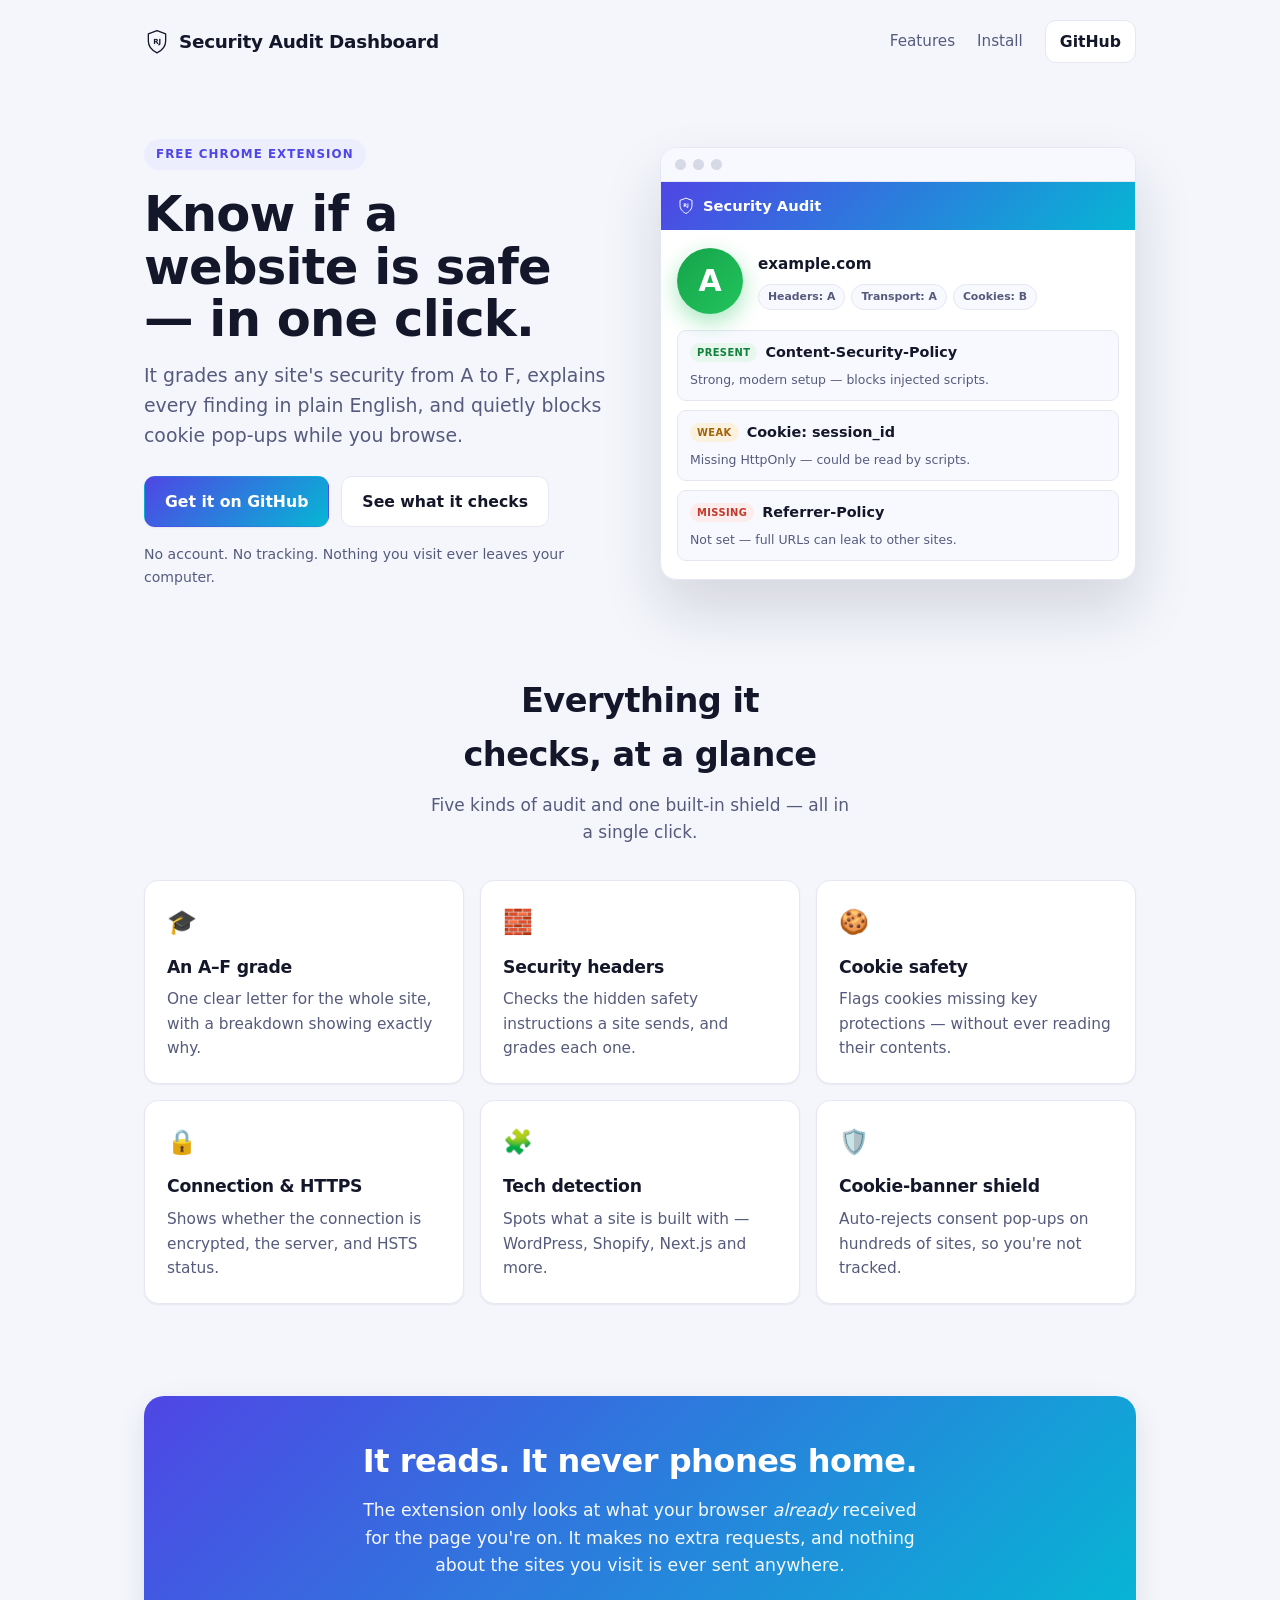
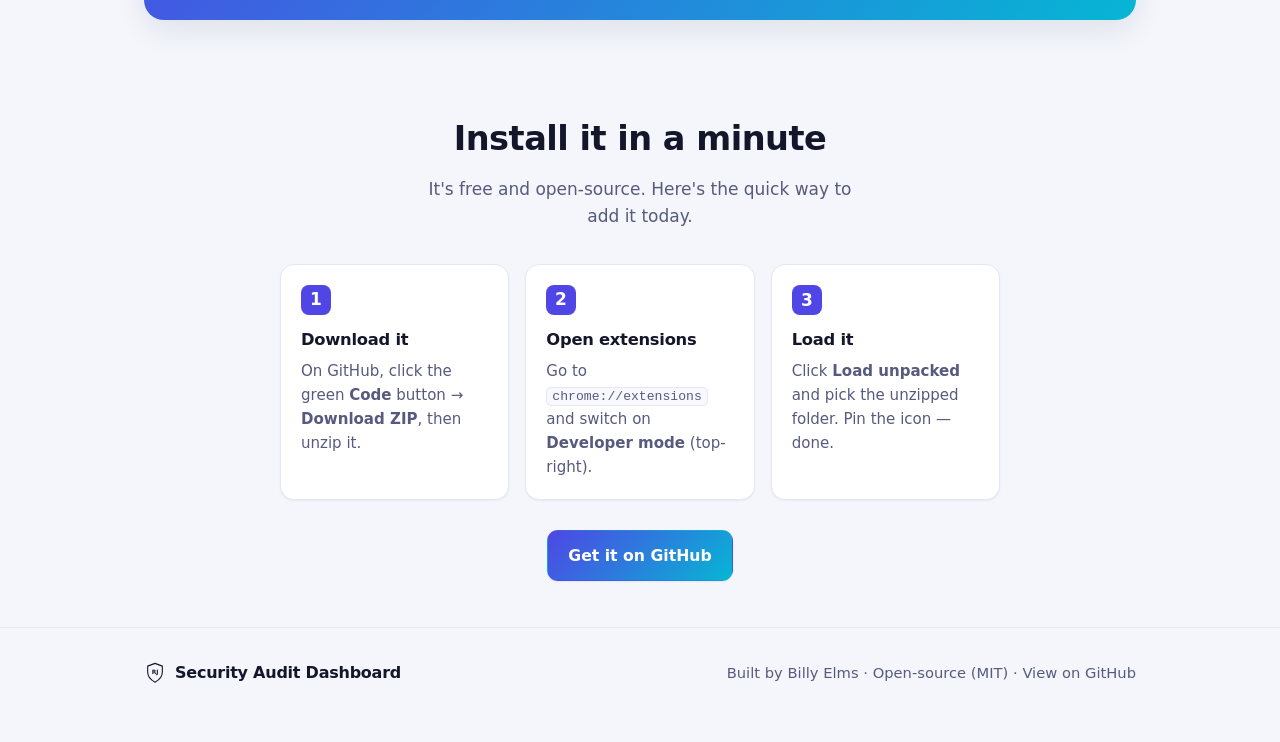
<file: docs/index.html>
<!DOCTYPE html>
<html lang="en">
<head>
<meta charset="UTF-8" />
<meta name="viewport" content="width=device-width, initial-scale=1" />
<title>Security Audit Dashboard — grade any website's security in one click</title>
<style>
  :root {
    --bg: #f4f6fc;
    --surface: #ffffff;
    --surface-2: #f8f9ff;
    --ink: #14172a;
    --ink-soft: #565b7d;
    --line: #e5e7f2;
    --accent: #4f46e5;
    --accent-2: #06b6d4;
    --accent-soft: #eceefe;
    --good: #12813c;  --good-bg: #e7f7ee;
    --warn: #a4620a;  --warn-bg: #fbf1df;
    --bad:  #c0392b;  --bad-bg:  #fdecec;
    --shadow-sm: 0 1px 2px rgba(20,23,42,.06);
    --shadow-md: 0 10px 30px rgba(20,23,42,.09);
    --shadow-lg: 0 30px 60px rgba(20,23,42,.14);
  }
  @media (prefers-color-scheme: dark) {
    :root {
      --bg: #090d1b;
      --surface: #141a2e;
      --surface-2: #10152a;
      --ink: #e9ecf7;
      --ink-soft: #a4a9c8;
      --line: #252b45;
      --accent: #8b93ff;
      --accent-2: #38cfe6;
      --accent-soft: #191f3c;
      --good: #63d38c;  --good-bg: #12331f;
      --warn: #f0c66b;  --warn-bg: #392b10;
      --bad:  #f28b82;  --bad-bg:  #3a1a1a;
      --shadow-sm: 0 1px 2px rgba(0,0,0,.4);
      --shadow-md: 0 14px 34px rgba(0,0,0,.45);
      --shadow-lg: 0 34px 70px rgba(0,0,0,.55);
    }
  }
  * { box-sizing: border-box; }
  html { scroll-behavior: smooth; }
  body {
    margin: 0; background: var(--bg); color: var(--ink);
    font-family: system-ui, -apple-system, "Segoe UI", Roboto, sans-serif;
    font-size: 17px; line-height: 1.6; -webkit-font-smoothing: antialiased;
  }
  a { color: var(--accent); }
  h1, h2, h3, .brand { font-family: ui-rounded, "SF Pro Rounded", system-ui, sans-serif; letter-spacing: -.015em; text-wrap: balance; }
  .wrap { max-width: 1040px; margin: 0 auto; padding: 0 24px; }

  /* ---- Nav ---- */
  nav { display: flex; align-items: center; justify-content: space-between; padding: 20px 0; }
  .brand { display: flex; align-items: center; gap: 9px; font-weight: 800; font-size: 1.15rem; }
  .brand .logo { font-size: 1.35rem; }
  nav .links { display: flex; align-items: center; gap: 22px; font-size: .95rem; }
  nav .links a { color: var(--ink-soft); text-decoration: none; }
  nav .links a:hover { color: var(--ink); }
  @media (max-width: 560px) { nav .links a.hide-sm { display: none; } }

  /* ---- Buttons ---- */
  .btn {
    display: inline-flex; align-items: center; gap: 8px; font: inherit; font-weight: 650;
    font-size: .98rem; padding: 12px 20px; border-radius: 11px; cursor: pointer;
    text-decoration: none; border: 1px solid transparent; transition: transform .06s, filter .15s, background .15s;
  }
  .btn:active { transform: translateY(1px); }
  .btn.primary { color: #fff; background: linear-gradient(135deg, var(--accent), var(--accent-2)); box-shadow: var(--shadow-sm); }
  .btn.primary:hover { filter: brightness(1.06); }
  .btn.ghost { color: var(--ink); background: var(--surface); border-color: var(--line); }
  .btn.ghost:hover { border-color: var(--accent); }

  /* ---- Hero ---- */
  .hero { padding: 40px 0 24px; display: grid; gap: 40px; align-items: center; }
  @media (min-width: 860px) { .hero { grid-template-columns: 1fr 1fr; padding: 56px 0 40px; } }
  .eyebrow {
    display: inline-block; font-size: .74rem; font-weight: 700; letter-spacing: .09em; text-transform: uppercase;
    color: var(--accent); background: var(--accent-soft); padding: 6px 12px; border-radius: 999px;
  }
  .hero h1 { font-size: clamp(2.1rem, 5.2vw, 3.1rem); line-height: 1.06; margin: 18px 0 14px; }
  .hero p.lead { font-size: 1.18rem; color: var(--ink-soft); margin: 0 0 26px; max-width: 42ch; }
  .hero .cta { display: flex; flex-wrap: wrap; gap: 12px; }
  .hero .tiny { margin: 16px 0 0; font-size: .88rem; color: var(--ink-soft); }

  /* ---- Product mockup (a stylised preview built in HTML/CSS) ---- */
  .shot {
    background: var(--surface); border: 1px solid var(--line); border-radius: 16px;
    box-shadow: var(--shadow-lg); overflow: hidden; transform: rotate(-1deg);
  }
  .shot .titlebar { display: flex; align-items: center; gap: 7px; padding: 11px 14px; background: var(--surface-2); border-bottom: 1px solid var(--line); }
  .shot .dot { width: 11px; height: 11px; border-radius: 50%; background: #d6d9e6; }
  .shot .bar { background: linear-gradient(135deg, var(--accent), var(--accent-2)); color: #fff; font-weight: 700; font-size: .92rem; padding: 12px 16px; display: flex; align-items: center; gap: 8px; }
  .shot .body { padding: 18px 16px; }
  .shot .top { display: flex; align-items: center; gap: 15px; margin-bottom: 16px; }
  .shot .grade {
    flex: 0 0 auto; width: 66px; height: 66px; border-radius: 50%; display: grid; place-items: center;
    font-family: ui-rounded, system-ui; font-size: 30px; font-weight: 800; color: #fff;
    background: linear-gradient(135deg, #16a34a, #22c55e); box-shadow: 0 8px 22px rgba(34,197,94,.4);
  }
  .shot .site { font-weight: 700; font-size: .95rem; }
  .shot .chips { display: flex; flex-wrap: wrap; gap: 6px; margin-top: 8px; }
  .shot .chip { font-size: .68rem; font-weight: 700; padding: 3px 9px; border-radius: 999px; background: var(--surface-2); border: 1px solid var(--line); color: var(--ink-soft); }
  .shot .row { border: 1px solid var(--line); border-radius: 9px; padding: 10px 12px; margin-top: 9px; background: var(--surface-2); }
  .shot .row .rh { display: flex; align-items: center; gap: 8px; font-weight: 650; font-size: .9rem; }
  .badge { font-size: .62rem; font-weight: 800; letter-spacing: .04em; text-transform: uppercase; padding: 2px 7px; border-radius: 999px; }
  .badge.good { background: var(--good-bg); color: var(--good); }
  .badge.warn { background: var(--warn-bg); color: var(--warn); }
  .badge.bad  { background: var(--bad-bg);  color: var(--bad); }
  .shot .row p { margin: 6px 0 0; font-size: .78rem; color: var(--ink-soft); }

  /* ---- Sections ---- */
  section { padding: 46px 0; }
  .section-head { text-align: center; max-width: 40ch; margin: 0 auto 34px; }
  .section-head h2 { font-size: clamp(1.6rem, 3.5vw, 2.1rem); margin: 0 0 10px; }
  .section-head p { color: var(--ink-soft); margin: 0; }

  .features { display: grid; gap: 16px; grid-template-columns: 1fr; }
  @media (min-width: 620px) { .features { grid-template-columns: 1fr 1fr; } }
  @media (min-width: 900px) { .features { grid-template-columns: 1fr 1fr 1fr; } }
  .feature { background: var(--surface); border: 1px solid var(--line); border-radius: 14px; padding: 22px; box-shadow: var(--shadow-sm); }
  .feature .ic { font-size: 1.5rem; }
  .feature h3 { font-size: 1.08rem; margin: 12px 0 6px; }
  .feature p { margin: 0; color: var(--ink-soft); font-size: .96rem; }

  /* ---- Privacy strip ---- */
  .privacy { background: linear-gradient(135deg, var(--accent), var(--accent-2)); color: #fff; border-radius: 20px; padding: 40px 32px; text-align: center; box-shadow: var(--shadow-md); }
  .privacy h2 { font-size: clamp(1.5rem, 3.4vw, 2rem); margin: 0 0 10px; color: #fff; }
  .privacy p { margin: 0 auto; max-width: 52ch; font-size: 1.08rem; opacity: .95; }

  /* ---- Install ---- */
  .steps { display: grid; gap: 16px; grid-template-columns: 1fr; max-width: 720px; margin: 0 auto; }
  @media (min-width: 720px) { .steps { grid-template-columns: repeat(3, 1fr); } }
  .step { background: var(--surface); border: 1px solid var(--line); border-radius: 14px; padding: 20px; box-shadow: var(--shadow-sm); }
  .step .n { display: grid; place-items: center; width: 30px; height: 30px; border-radius: 8px; background: var(--accent); color: #fff; font-weight: 800; font-family: ui-rounded, system-ui; }
  .step h3 { font-size: 1.02rem; margin: 12px 0 6px; }
  .step p { margin: 0; color: var(--ink-soft); font-size: .94rem; }
  .step code { font-family: ui-monospace, Menlo, monospace; font-size: .82rem; background: var(--surface-2); border: 1px solid var(--line); border-radius: 5px; padding: 1px 5px; }
  .install-cta { text-align: center; margin-top: 30px; }

  footer { border-top: 1px solid var(--line); padding: 32px 0 56px; color: var(--ink-soft); font-size: .92rem; }
  footer .frow { display: flex; flex-wrap: wrap; gap: 12px 24px; align-items: center; justify-content: space-between; }
  footer a { color: var(--ink-soft); text-decoration: none; }
  footer a:hover { color: var(--accent); }

  [class*="fade"] { animation: rise .5s ease both; }
  @keyframes rise { from { opacity: 0; transform: translateY(10px); } to { opacity: 1; transform: none; } }
  @media (prefers-reduced-motion: reduce) { * { animation: none !important; scroll-behavior: auto; } }
</style>
</head>
<body>

<div class="wrap">
  <nav>
    <div class="brand">
      <svg class="logo" width="26" height="26" viewBox="0 0 48 48" aria-hidden="true">
        <path d="M24 3 L40 9 V22 C40 32 33 39.5 24 44 C15 39.5 8 32 8 22 V9 Z" fill="none" stroke="currentColor" stroke-width="2.4" stroke-linejoin="round"/>
        <text x="24" y="27" text-anchor="middle" font-family="ui-rounded, system-ui" font-weight="800" font-size="13" fill="currentColor">RJ</text>
      </svg>
      Security Audit Dashboard
    </div>
    <div class="links">
      <a href="#features" class="hide-sm">Features</a>
      <a href="#install" class="hide-sm">Install</a>
      <a href="https://github.com/Elmzb/chrome-security-header-analyzer" class="btn ghost" style="padding:8px 14px">GitHub</a>
    </div>
  </nav>

  <!-- HERO -->
  <header class="hero">
    <div class="fade">
      <span class="eyebrow">Free Chrome extension</span>
      <h1>Know if a website is safe — in one click.</h1>
      <p class="lead">It grades any site's security from A to F, explains every finding in plain English, and quietly blocks cookie pop-ups while you browse.</p>
      <div class="cta">
        <a class="btn primary" href="https://github.com/Elmzb/chrome-security-header-analyzer">Get it on GitHub</a>
        <a class="btn ghost" href="#features">See what it checks</a>
      </div>
      <p class="tiny">No account. No tracking. Nothing you visit ever leaves your computer.</p>
    </div>

    <!-- Stylised product preview (built in HTML/CSS, no image needed) -->
    <div class="shot fade" aria-hidden="true">
      <div class="titlebar"><span class="dot"></span><span class="dot"></span><span class="dot"></span></div>
      <div class="bar">
        <svg width="18" height="18" viewBox="0 0 48 48" aria-hidden="true">
          <path d="M24 3 L40 9 V22 C40 32 33 39.5 24 44 C15 39.5 8 32 8 22 V9 Z" fill="none" stroke="#fff" stroke-width="2.6" stroke-linejoin="round"/>
          <text x="24" y="27" text-anchor="middle" font-family="ui-rounded, system-ui" font-weight="800" font-size="13" fill="#fff">RJ</text>
        </svg>
        Security Audit
      </div>
      <div class="body">
        <div class="top">
          <div class="grade">A</div>
          <div>
            <div class="site">example.com</div>
            <div class="chips">
              <span class="chip">Headers: A</span>
              <span class="chip">Transport: A</span>
              <span class="chip">Cookies: B</span>
            </div>
          </div>
        </div>
        <div class="row">
          <div class="rh"><span class="badge good">Present</span> Content-Security-Policy</div>
          <p>Strong, modern setup — blocks injected scripts.</p>
        </div>
        <div class="row">
          <div class="rh"><span class="badge warn">Weak</span> Cookie: session_id</div>
          <p>Missing HttpOnly — could be read by scripts.</p>
        </div>
        <div class="row">
          <div class="rh"><span class="badge bad">Missing</span> Referrer-Policy</div>
          <p>Not set — full URLs can leak to other sites.</p>
        </div>
      </div>
    </div>
  </header>

  <!-- FEATURES -->
  <section id="features">
    <div class="section-head">
      <h2>Everything it checks, at a glance</h2>
      <p>Five kinds of audit and one built-in shield — all in a single click.</p>
    </div>
    <div class="features">
      <div class="feature fade"><div class="ic">🎓</div><h3>An A–F grade</h3><p>One clear letter for the whole site, with a breakdown showing exactly why.</p></div>
      <div class="feature fade"><div class="ic">🧱</div><h3>Security headers</h3><p>Checks the hidden safety instructions a site sends, and grades each one.</p></div>
      <div class="feature fade"><div class="ic">🍪</div><h3>Cookie safety</h3><p>Flags cookies missing key protections — without ever reading their contents.</p></div>
      <div class="feature fade"><div class="ic">🔒</div><h3>Connection &amp; HTTPS</h3><p>Shows whether the connection is encrypted, the server, and HSTS status.</p></div>
      <div class="feature fade"><div class="ic">🧩</div><h3>Tech detection</h3><p>Spots what a site is built with — WordPress, Shopify, Next.js and more.</p></div>
      <div class="feature fade"><div class="ic">🛡️</div><h3>Cookie-banner shield</h3><p>Auto-rejects consent pop-ups on hundreds of sites, so you're not tracked.</p></div>
    </div>
  </section>

  <!-- PRIVACY -->
  <section>
    <div class="privacy fade">
      <h2>It reads. It never phones home.</h2>
      <p>The extension only looks at what your browser <em>already</em> received for the page you're on. It makes no extra requests, and nothing about the sites you visit is ever sent anywhere.</p>
    </div>
  </section>

  <!-- INSTALL -->
  <section id="install">
    <div class="section-head">
      <h2>Install it in a minute</h2>
      <p>It's free and open-source. Here's the quick way to add it today.</p>
    </div>
    <div class="steps">
      <div class="step fade"><div class="n">1</div><h3>Download it</h3><p>On GitHub, click the green <strong>Code</strong> button → <strong>Download ZIP</strong>, then unzip it.</p></div>
      <div class="step fade"><div class="n">2</div><h3>Open extensions</h3><p>Go to <code>chrome://extensions</code> and switch on <strong>Developer mode</strong> (top-right).</p></div>
      <div class="step fade"><div class="n">3</div><h3>Load it</h3><p>Click <strong>Load unpacked</strong> and pick the unzipped folder. Pin the icon — done.</p></div>
    </div>
    <div class="install-cta">
      <a class="btn primary" href="https://github.com/Elmzb/chrome-security-header-analyzer">Get it on GitHub</a>
    </div>
  </section>
</div>

<footer>
  <div class="wrap frow">
    <div class="brand" style="font-size:1rem;color:var(--ink)">
      <svg width="22" height="22" viewBox="0 0 48 48" aria-hidden="true">
        <path d="M24 3 L40 9 V22 C40 32 33 39.5 24 44 C15 39.5 8 32 8 22 V9 Z" fill="none" stroke="currentColor" stroke-width="2.4" stroke-linejoin="round"/>
        <text x="24" y="27" text-anchor="middle" font-family="ui-rounded, system-ui" font-weight="800" font-size="13" fill="currentColor">RJ</text>
      </svg>
      Security Audit Dashboard
    </div>
    <div>Built by Billy Elms · Open-source (MIT) · <a href="https://github.com/Elmzb/chrome-security-header-analyzer">View on GitHub</a></div>
  </div>
</footer>

</body>
</html>
</file>
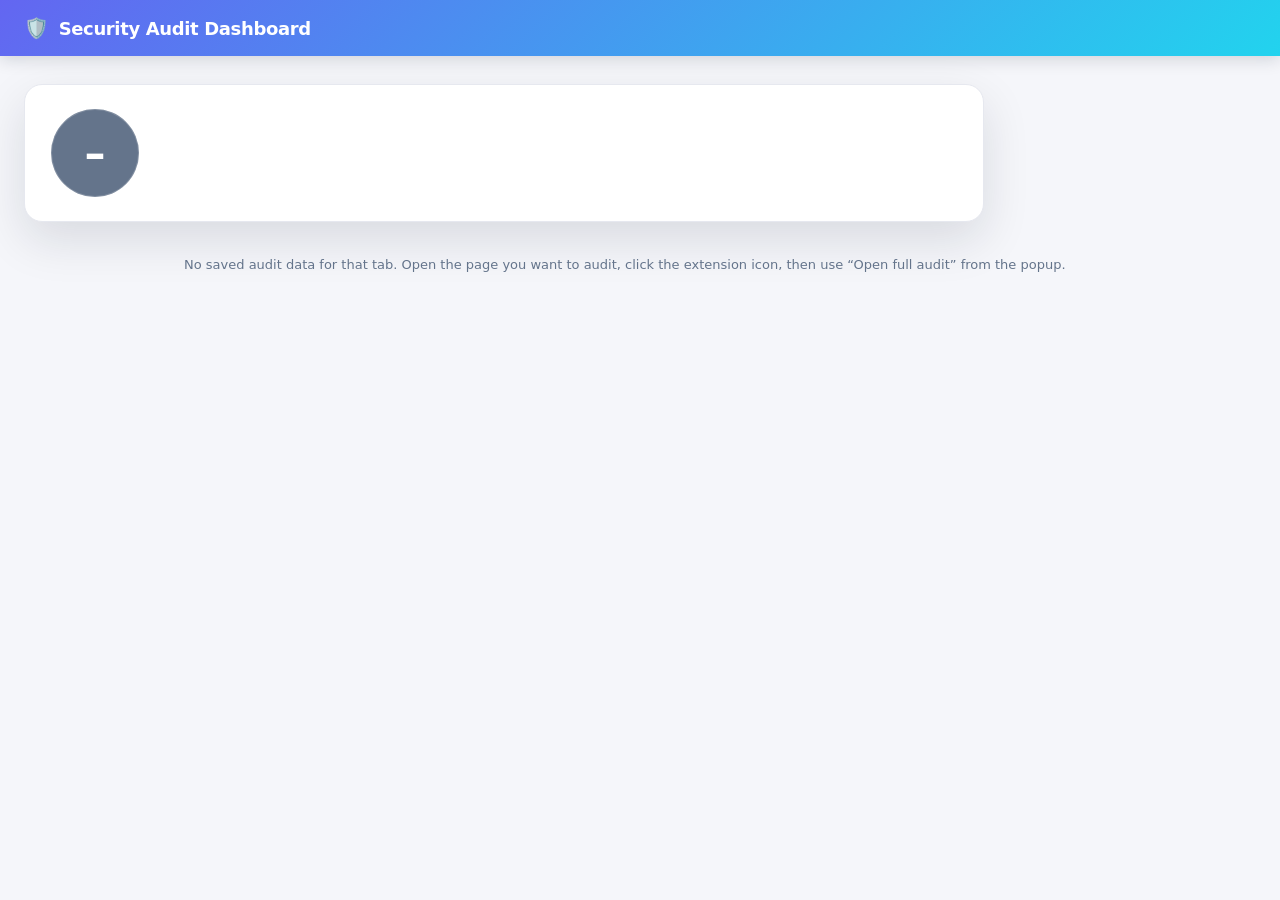
<file: dashboard.html>
<!DOCTYPE html>
<html lang="en">
<head>
  <meta charset="UTF-8" />
  <meta name="viewport" content="width=device-width, initial-scale=1" />
  <title>Security Audit</title>
  <link rel="stylesheet" href="dashboard.css" />
</head>
<body>
  <!-- Page header: title on the left, report actions on the right. -->
  <header class="page-header">
    <div class="page-title">
      <span class="logo">🛡️</span>
      <span>Security Audit Dashboard</span>
    </div>
    <div class="page-actions">
      <button id="copy" class="ghost-btn" type="button" hidden>Copy report</button>
      <button id="downloadHtml" class="ghost-btn" type="button" hidden>Download HTML</button>
      <button id="downloadJson" class="ghost-btn" type="button" hidden>Download JSON</button>
    </div>
  </header>

  <!-- The hero: big overall grade + which page we audited + a summary line.
       Hidden until we have data to show. -->
  <section id="hero" class="hero" hidden>
    <div id="grade" class="grade">–</div>
    <div class="hero-text">
      <p id="site" class="site"></p>
      <p id="meta" class="meta"></p>
      <div id="subgrades" class="subgrades"></div>
    </div>
  </section>

  <!-- Main content. Each audit area (headers, cookies, CSP, TLS, tech-stack)
       is its own <section> appended here by dashboard.js. -->
  <main id="sections" class="sections"></main>

  <!-- A status / message line for empty or error states. -->
  <p id="status" class="status" role="status" aria-live="polite">Loading audit…</p>

  <!-- Loaded as a module so it can import the shared analysis engine. -->
  <script type="module" src="dashboard.js"></script>
</body>
</html>
</file>
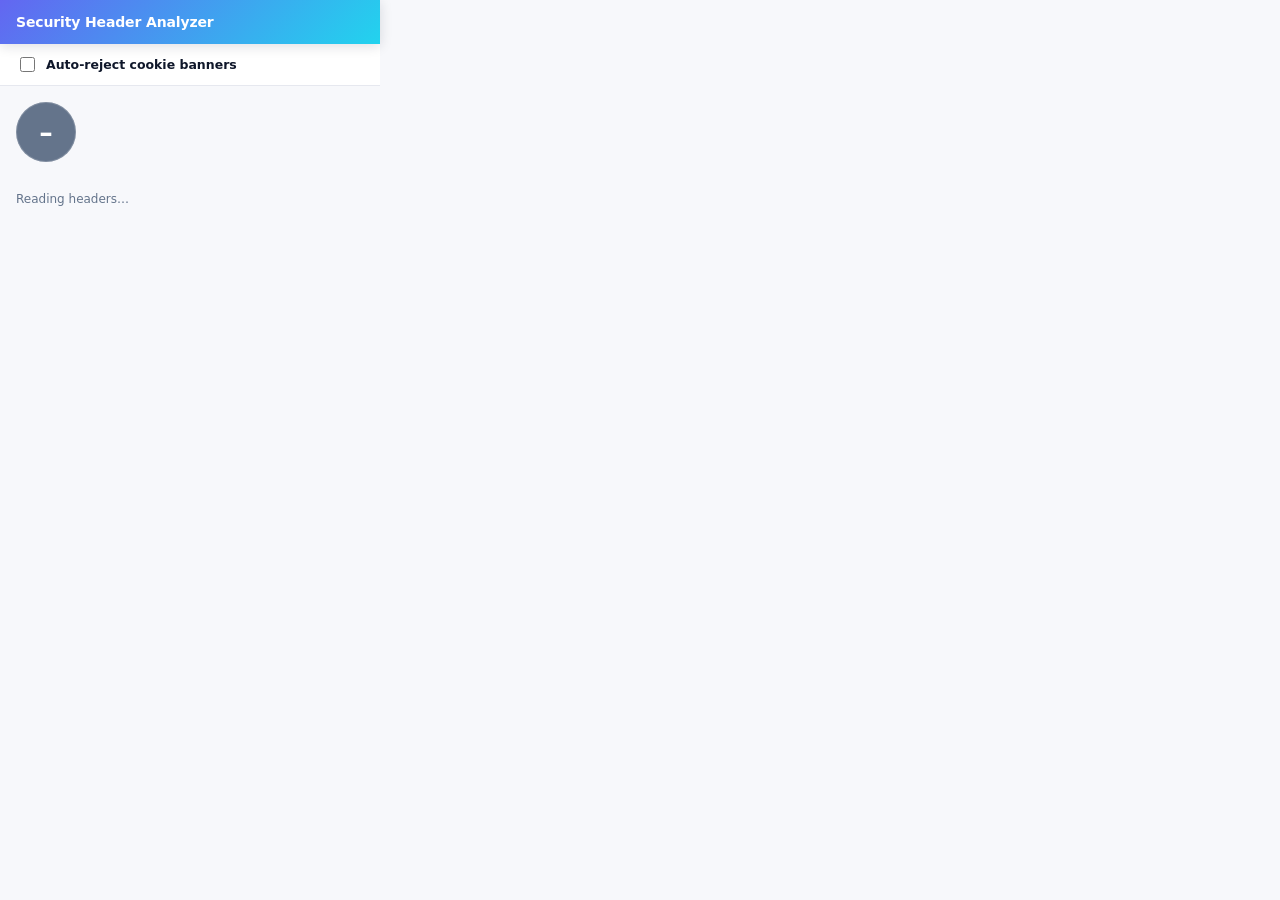
<file: popup.html>
<!DOCTYPE html>
<html lang="en">
<head>
  <meta charset="UTF-8" />
  <!-- Load our styles here; the logic (popup.js) loads at the end of the body. -->
  <link rel="stylesheet" href="popup.css" />
</head>
<body>
  <!-- Top bar: the tool name, and buttons to copy a text report or open the
       full-page dashboard. Both stay hidden until we have a report to show. -->
  <header class="topbar">
    <span class="topbar-title">Security Header Analyzer</span>
    <div class="topbar-actions">
      <button id="copy" class="ghost-btn" type="button" hidden>Copy report</button>
      <button id="open" class="ghost-btn" type="button" hidden>Open full audit ↗</button>
    </div>
  </header>

  <!-- Shield control: auto-reject cookie banners, plus a line saying what the
       auto-rejecter did on the current page. -->
  <div class="prefs">
    <label class="switch">
      <input type="checkbox" id="autoReject" />
      <span class="switch-label">Auto-reject cookie banners</span>
    </label>
    <p id="consentStatus" class="consent-status" hidden></p>
  </div>

  <!-- Overview: the big letter grade + which page we looked at. Hidden until
       we actually have a report to show. -->
  <section id="overview" class="overview" hidden>
    <div id="grade" class="grade">–</div>
    <div class="overview-text">
      <p id="site" class="site"></p>
      <p id="meta" class="meta"></p>
    </div>
  </section>

  <!-- The results list. popup.js builds one card here per header. -->
  <ul id="results" class="results"></ul>

  <!-- A status / message line. "role=status" + "aria-live" means screen readers
       announce updates here. -->
  <p id="status" class="status" role="status" aria-live="polite">Reading headers…</p>

  <!-- Action buttons (e.g. a Reload button when we have no data yet). -->
  <div id="actions" class="actions" hidden></div>

  <!--
    Load the script as a MODULE (type="module") so it can `import` the shared
    analysis engine from analysis.js. Modules also run after the page is parsed,
    so every element above already exists when the script looks for it.
  -->
  <script type="module" src="popup.js"></script>
</body>
</html>
</file>
<file: dashboard.css>
/* dashboard.css — the full-page audit. Same clean "security dashboard" theme
   as the popup, scaled up for a wide browser tab: a gradient header, a hero
   panel with a glowing letter grade, and elevated section cards.
   Colors are variables so light/dark mode just swaps the palette. */

:root {
  --bg: #f5f6fa;
  --surface: #ffffff;
  --surface-2: #fbfcfe;
  --fg: #0f172a;
  --muted: #64748b;
  --border: #e6e8ef;
  --value-bg: #f1f3f9;
  --value-fg: #334155;

  --present-bg: #e7f7ee; --present-fg: #12813c;
  --covered-bg: #e7f7ee; --covered-fg: #12813c;
  --weak-bg:    #fdf1e1; --weak-fg:    #b45309;
  --missing-bg: #fdecec; --missing-fg: #c62f2f;

  --accent: #6366f1;
  --accent-2: #22d3ee;
  --accent-soft: #eceefe;
  --hover-border: #c9ccf6;

  --good: #12813c;
  --bad: #c62f2f;
  --tip: #64748b;

  --shadow-sm: 0 1px 2px rgba(15, 23, 42, 0.06);
  --shadow-md: 0 8px 24px rgba(15, 23, 42, 0.08);
  --shadow-lg: 0 18px 48px rgba(15, 23, 42, 0.12);
  --radius: 14px;

  --glow: transparent; /* soft background glow, only lit in dark mode */
}

@media (prefers-color-scheme: dark) {
  :root {
    --bg: #0a0f1d;
    --surface: #141b2d;
    --surface-2: #101728;
    --fg: #e8ecf4;
    --muted: #93a1b8;
    --border: #243049;
    --value-bg: #0d1424;
    --value-fg: #cbd5e1;

    --present-bg: #10331f; --present-fg: #4ade80;
    --covered-bg: #10331f; --covered-fg: #4ade80;
    --weak-bg:    #3a2a0e; --weak-fg:    #fbbf24;
    --missing-bg: #3a1717; --missing-fg: #f87171;

    --accent: #818cf8;
    --accent-2: #22d3ee;
    --accent-soft: #1b2340;
    --hover-border: #3b4576;

    --good: #4ade80;
    --bad: #f87171;
    --tip: #93a1b8;

    --shadow-sm: 0 1px 2px rgba(0, 0, 0, 0.4);
    --shadow-md: 0 12px 28px rgba(0, 0, 0, 0.4);
    --shadow-lg: 0 24px 60px rgba(0, 0, 0, 0.5);

    --glow: rgba(99, 102, 241, 0.14);
  }
}

* { box-sizing: border-box; }

body {
  margin: 0;
  padding: 0 0 56px;
  font-family: system-ui, -apple-system, "Segoe UI", Roboto, sans-serif;
  color: var(--fg);
  /* A soft accent glow at the top (invisible in light mode). */
  background:
    radial-gradient(1200px 420px at 50% -120px, var(--glow), transparent),
    var(--bg);
  background-attachment: fixed;
  -webkit-font-smoothing: antialiased;
}

/* ---- Page header (sticky, gradient underline) ----------------------------- */
.page-header {
  position: sticky;
  top: 0;
  z-index: 3;
  display: flex;
  align-items: center;
  justify-content: space-between;
  gap: 12px;
  padding: 16px 24px;
  /* Bold gradient banner across the top of the dashboard. */
  background: linear-gradient(135deg, var(--accent), var(--accent-2));
  box-shadow: 0 3px 16px rgba(15, 23, 42, 0.16);
}
.page-title { display: flex; align-items: center; gap: 10px; font-size: 18px; font-weight: 800; letter-spacing: -0.02em; color: #ffffff; }
.page-title .logo { font-size: 20px; }
.page-actions { display: flex; gap: 8px; }

/* ---- Buttons -------------------------------------------------------------- */
/* Ghost buttons sit on the gradient header, so they're white-on-translucent. */
.ghost-btn {
  font: inherit;
  font-size: 13px;
  font-weight: 600;
  color: #ffffff;
  background: rgba(255, 255, 255, 0.16);
  border: 1px solid rgba(255, 255, 255, 0.45);
  border-radius: 9px;
  padding: 7px 13px;
  cursor: pointer;
  transition: background 0.15s, transform 0.05s;
}
.ghost-btn:hover { background: rgba(255, 255, 255, 0.28); }
.ghost-btn:active { transform: translateY(1px); }

/* ---- Centered reading column --------------------------------------------- */
.hero,
.sections,
.status { max-width: 960px; margin-left: auto; margin-right: auto; }

/* ---- Hero panel (grade + site) ------------------------------------------- */
.hero {
  display: flex;
  align-items: center;
  gap: 22px;
  margin: 28px 24px 8px;
  padding: 24px 26px;
  background: var(--surface);
  border: 1px solid var(--border);
  border-radius: 18px;
  box-shadow: var(--shadow-lg);
}

/* Big letter grade, gradient + glow set per grade in JS. */
.grade {
  flex: 0 0 auto;
  width: 88px;
  height: 88px;
  border-radius: 50%;
  display: flex;
  align-items: center;
  justify-content: center;
  font-size: 42px;
  font-weight: 800;
  color: #ffffff;
  background: var(--muted);
  box-shadow: inset 0 0 0 1px rgba(255, 255, 255, 0.18);
}
.grade.grade-a { background: linear-gradient(135deg, #16a34a, #22c55e); box-shadow: 0 10px 28px rgba(34, 197, 94, 0.45),  inset 0 0 0 1px rgba(255,255,255,0.22); }
.grade.grade-b { background: linear-gradient(135deg, #4d9a1e, #84cc16); box-shadow: 0 10px 28px rgba(132, 204, 22, 0.42), inset 0 0 0 1px rgba(255,255,255,0.22); }
.grade.grade-c { background: linear-gradient(135deg, #ca8a04, #eab308); box-shadow: 0 10px 28px rgba(234, 179, 8, 0.42),  inset 0 0 0 1px rgba(255,255,255,0.22); }
.grade.grade-d { background: linear-gradient(135deg, #ea580c, #f97316); box-shadow: 0 10px 28px rgba(249, 115, 22, 0.42), inset 0 0 0 1px rgba(255,255,255,0.22); }
.grade.grade-f { background: linear-gradient(135deg, #dc2626, #ef4444); box-shadow: 0 10px 28px rgba(239, 68, 68, 0.45),  inset 0 0 0 1px rgba(255,255,255,0.22); }

.hero-text { min-width: 0; }
.site { font-size: 17px; font-weight: 700; margin: 0 0 5px; word-break: break-all; letter-spacing: -0.01em; }
.meta { font-size: 13px; color: var(--muted); margin: 0; }

/* Per-dimension grade chips under the site line. Each gets a colored dot via
   its grade-* class. */
.subgrades { display: flex; flex-wrap: wrap; gap: 8px; margin-top: 12px; }
.subgrade {
  display: inline-flex;
  align-items: center;
  gap: 6px;
  font-size: 12px;
  font-weight: 600;
  padding: 4px 11px;
  border: 1px solid var(--border);
  border-radius: 999px;
  background: var(--surface-2);
}
.subgrade::before {
  content: "";
  width: 9px; height: 9px; border-radius: 50%;
  background: var(--muted);
}
.subgrade.grade-a::before { background: #16a34a; }
.subgrade.grade-b::before { background: #4d9a1e; }
.subgrade.grade-c::before { background: #ca8a04; }
.subgrade.grade-d::before { background: #ea580c; }
.subgrade.grade-f::before { background: #c0392b; }

/* ---- Sections ------------------------------------------------------------- */
.sections { padding: 12px 24px 0; }

.section {
  background: var(--surface);
  border: 1px solid var(--border);
  border-radius: var(--radius);
  padding: 20px 22px;
  margin-bottom: 20px;
  box-shadow: var(--shadow-md);
  animation: rise 0.28s ease both;
}
@keyframes rise {
  from { opacity: 0; transform: translateY(6px); }
  to   { opacity: 1; transform: none; }
}

/* A little accent dot before each section title. */
.section-title {
  display: flex;
  align-items: center;
  gap: 9px;
  font-size: 16px;
  font-weight: 750;
  letter-spacing: -0.01em;
  margin: 0 0 4px;
}
.section-title::before {
  content: "";
  width: 9px; height: 9px; border-radius: 50%;
  background: linear-gradient(135deg, var(--accent), var(--accent-2));
  box-shadow: 0 0 0 3px var(--accent-soft);
}
.section-subtitle { font-size: 13px; color: var(--muted); margin: 0 0 16px; line-height: 1.5; }

/* ---- Card grid ------------------------------------------------------------ */
.cards {
  list-style: none;
  margin: 0;
  padding: 0;
  display: grid;
  grid-template-columns: repeat(auto-fill, minmax(400px, 1fr));
  gap: 12px;
}
.result {
  border: 1px solid var(--border);
  border-radius: 12px;
  padding: 13px 15px;
  background: var(--surface-2);
  box-shadow: var(--shadow-sm);
  transition: box-shadow 0.15s, transform 0.08s, border-color 0.15s;
}
.result:hover {
  box-shadow: var(--shadow-md);
  border-color: var(--hover-border);
  transform: translateY(-2px);
}

.result-head { display: flex; align-items: center; gap: 8px; font-weight: 700; font-size: 14px; }
.result-name { flex: 1; min-width: 0; }

.badge {
  font-size: 10px;
  font-weight: 800;
  letter-spacing: 0.04em;
  text-transform: uppercase;
  padding: 3px 9px;
  border-radius: 999px;
  white-space: nowrap;
}
.badge.present { background: var(--present-bg); color: var(--present-fg); }
.badge.covered { background: var(--covered-bg); color: var(--covered-fg); }
.badge.weak    { background: var(--weak-bg);    color: var(--weak-fg); }
.badge.missing { background: var(--missing-bg); color: var(--missing-fg); }

.result-desc { font-size: 12.5px; color: var(--muted); margin: 9px 0 0; line-height: 1.5; }

.result-value {
  font-family: ui-monospace, SFMono-Regular, Menlo, Consolas, monospace;
  font-size: 11px;
  color: var(--value-fg);
  background: var(--value-bg);
  border: 1px solid var(--border);
  border-radius: 8px;
  padding: 8px 10px;
  margin: 9px 0 0;
  word-break: break-all;
  white-space: pre-wrap;
  max-height: 150px;
  overflow: auto;
}

.notes { list-style: none; margin: 9px 0 0; padding: 0; }
.note { font-size: 12px; line-height: 1.5; margin: 4px 0 0; padding-left: 18px; text-indent: -18px; }
.note::before { display: inline-block; width: 18px; text-indent: 0; font-weight: 700; }
.note.good { color: var(--good); } .note.good::before { content: "✓ "; }
.note.bad  { color: var(--bad); }  .note.bad::before  { content: "✕ "; }
.note.tip  { color: var(--tip); }  .note.tip::before  { content: "→ "; }

.learn-more { display: inline-block; font-size: 11.5px; font-weight: 600; margin-top: 11px; color: var(--accent); text-decoration: none; }
.learn-more:hover { text-decoration: underline; }

/* ---- Key–value list (Connection & Transport Security) --------------------- */
.kv { list-style: none; margin: 0; padding: 0; display: grid; gap: 11px; }
.kv-row { display: flex; align-items: baseline; gap: 14px; }
.kv-label { flex: 0 0 150px; font-size: 12.5px; font-weight: 600; color: var(--muted); }
.kv-value { font-size: 13.5px; font-weight: 600; word-break: break-word; }
.kv-value.good { color: var(--good); }
.kv-value.bad  { color: var(--bad); }
.kv-value.tip  { color: var(--weak-fg); }
.kv-value.info { color: var(--fg); }

/* ---- Status line ---------------------------------------------------------- */
.status { font-size: 13px; color: var(--muted); padding: 0 24px; line-height: 1.5; }
</file>
<file: popup.css>
/* popup.css — the compact popup. Clean, modern "security dashboard" look.
   Every color is a CSS variable, so switching to dark mode just swaps the
   palette below and the rest of the stylesheet follows automatically.
   (No color-mix() etc. is used, to stay compatible with older Chrome.) */

:root {
  --bg: #f7f8fb;
  --surface: #ffffff;
  --fg: #0f172a;
  --muted: #64748b;
  --border: #e6e8ef;
  --value-bg: #f1f3f9;
  --value-fg: #334155;

  --present-bg: #e7f7ee; --present-fg: #12813c;
  --covered-bg: #e7f7ee; --covered-fg: #12813c;
  --weak-bg:    #fdf1e1; --weak-fg:    #b45309;
  --missing-bg: #fdecec; --missing-fg: #c62f2f;

  --accent: #6366f1;         /* indigo */
  --accent-2: #22d3ee;       /* cyan — used for gradients */
  --accent-soft: #eceefe;    /* faint accent fill for hovers */
  --hover-border: #c9ccf6;

  --good: #12813c;
  --bad: #c62f2f;
  --tip: #64748b;

  --shadow-sm: 0 1px 2px rgba(15, 23, 42, 0.06);
  --shadow-md: 0 6px 18px rgba(15, 23, 42, 0.09);
  --radius: 12px;
}

@media (prefers-color-scheme: dark) {
  :root {
    --bg: #0b1120;
    --surface: #141b2d;
    --fg: #e8ecf4;
    --muted: #93a1b8;
    --border: #243049;
    --value-bg: #0e1526;
    --value-fg: #cbd5e1;

    --present-bg: #10331f; --present-fg: #4ade80;
    --covered-bg: #10331f; --covered-fg: #4ade80;
    --weak-bg:    #3a2a0e; --weak-fg:    #fbbf24;
    --missing-bg: #3a1717; --missing-fg: #f87171;

    --accent: #818cf8;
    --accent-2: #22d3ee;
    --accent-soft: #1b2340;
    --hover-border: #3b4576;

    --good: #4ade80;
    --bad: #f87171;
    --tip: #93a1b8;

    --shadow-sm: 0 1px 2px rgba(0, 0, 0, 0.4);
    --shadow-md: 0 10px 26px rgba(0, 0, 0, 0.45);
  }
}

* { box-sizing: border-box; }

body {
  width: 380px;
  margin: 0;
  padding: 0 0 14px;
  font-family: system-ui, -apple-system, "Segoe UI", Roboto, sans-serif;
  color: var(--fg);
  background: var(--bg);
  -webkit-font-smoothing: antialiased;
}

/* ---- Top bar (with a subtle gradient underline) --------------------------- */
.topbar {
  position: sticky;
  top: 0;
  z-index: 2;
  display: flex;
  align-items: center;
  justify-content: space-between;
  gap: 8px;
  padding: 14px 16px;
  /* Bold gradient banner — the unmistakable "epic" touch. */
  background: linear-gradient(135deg, var(--accent), var(--accent-2));
  box-shadow: 0 2px 12px rgba(15, 23, 42, 0.14);
}
.topbar-title { font-size: 14px; font-weight: 700; letter-spacing: -0.01em; color: #ffffff; }
.topbar-actions { display: flex; gap: 6px; }

/* ---- Buttons -------------------------------------------------------------- */
/* Ghost buttons sit on the gradient header, so they're white-on-translucent. */
.ghost-btn {
  font: inherit;
  font-size: 12px;
  font-weight: 600;
  color: #ffffff;
  background: rgba(255, 255, 255, 0.16);
  border: 1px solid rgba(255, 255, 255, 0.45);
  border-radius: 8px;
  padding: 5px 10px;
  cursor: pointer;
  transition: background 0.15s, transform 0.05s;
}
.ghost-btn:hover { background: rgba(255, 255, 255, 0.28); }
.ghost-btn:active { transform: translateY(1px); }

.primary-btn {
  font: inherit;
  font-size: 13px;
  font-weight: 600;
  color: #ffffff;
  background: linear-gradient(135deg, var(--accent), var(--accent-2));
  border: none;
  border-radius: 10px;
  padding: 11px 14px;
  cursor: pointer;
  width: 100%;
  box-shadow: var(--shadow-sm);
  transition: filter 0.15s, transform 0.05s;
}
.primary-btn:hover { filter: brightness(1.06); }
.primary-btn:active { transform: translateY(1px); }
.primary-btn:disabled { opacity: 0.6; cursor: default; filter: none; }

/* ---- Shield preferences row ----------------------------------------------- */
.prefs {
  padding: 10px 16px;
  border-bottom: 1px solid var(--border);
  background: var(--surface);
}
.switch { display: flex; align-items: center; gap: 8px; cursor: pointer; }
.switch input { width: 15px; height: 15px; accent-color: var(--accent); cursor: pointer; }
.switch-label { font-size: 12.5px; font-weight: 600; }
.consent-status { font-size: 11px; color: var(--present-fg); margin: 6px 0 0; }

/* ---- Overview (grade + site) --------------------------------------------- */
.overview {
  display: flex;
  align-items: center;
  gap: 14px;
  padding: 16px;
}

/* The big round letter grade. A gradient + soft glow set per grade in JS. */
.grade {
  flex: 0 0 auto;
  width: 60px;
  height: 60px;
  border-radius: 50%;
  display: flex;
  align-items: center;
  justify-content: center;
  font-size: 27px;
  font-weight: 800;
  color: #ffffff;
  background: var(--muted);
  box-shadow: inset 0 0 0 1px rgba(255, 255, 255, 0.18);
}
.grade.grade-a { background: linear-gradient(135deg, #16a34a, #22c55e); box-shadow: 0 6px 18px rgba(34, 197, 94, 0.40),  inset 0 0 0 1px rgba(255,255,255,0.2); }
.grade.grade-b { background: linear-gradient(135deg, #4d9a1e, #84cc16); box-shadow: 0 6px 18px rgba(132, 204, 22, 0.38), inset 0 0 0 1px rgba(255,255,255,0.2); }
.grade.grade-c { background: linear-gradient(135deg, #ca8a04, #eab308); box-shadow: 0 6px 18px rgba(234, 179, 8, 0.38),  inset 0 0 0 1px rgba(255,255,255,0.2); }
.grade.grade-d { background: linear-gradient(135deg, #ea580c, #f97316); box-shadow: 0 6px 18px rgba(249, 115, 22, 0.38), inset 0 0 0 1px rgba(255,255,255,0.2); }
.grade.grade-f { background: linear-gradient(135deg, #dc2626, #ef4444); box-shadow: 0 6px 18px rgba(239, 68, 68, 0.40),  inset 0 0 0 1px rgba(255,255,255,0.2); }

.overview-text { min-width: 0; }
.site { font-size: 12.5px; font-weight: 700; margin: 0 0 3px; word-break: break-all; letter-spacing: -0.01em; }
.meta { font-size: 11px; color: var(--muted); margin: 0; }

/* ---- Results -------------------------------------------------------------- */
.results { list-style: none; margin: 0; padding: 0 16px; }

.result {
  border: 1px solid var(--border);
  border-radius: var(--radius);
  padding: 11px 13px;
  margin-bottom: 9px;
  background: var(--surface);
  box-shadow: var(--shadow-sm);
  transition: box-shadow 0.15s, transform 0.08s, border-color 0.15s;
}
.result:hover {
  box-shadow: var(--shadow-md);
  border-color: var(--hover-border);
  transform: translateY(-1px);
}

.result-head { display: flex; align-items: center; gap: 8px; font-weight: 650; font-size: 13px; }
.result-name { flex: 1; min-width: 0; }

.badge {
  font-size: 9.5px;
  font-weight: 800;
  letter-spacing: 0.04em;
  text-transform: uppercase;
  padding: 3px 8px;
  border-radius: 999px;
  white-space: nowrap;
}
.badge.present { background: var(--present-bg); color: var(--present-fg); }
.badge.covered { background: var(--covered-bg); color: var(--covered-fg); }
.badge.weak    { background: var(--weak-bg);    color: var(--weak-fg); }
.badge.missing { background: var(--missing-bg); color: var(--missing-fg); }

.result-desc { font-size: 12px; color: var(--muted); margin: 7px 0 0; line-height: 1.5; }

.result-value {
  font-family: ui-monospace, SFMono-Regular, Menlo, Consolas, monospace;
  font-size: 11px;
  color: var(--value-fg);
  background: var(--value-bg);
  border: 1px solid var(--border);
  border-radius: 8px;
  padding: 7px 9px;
  margin: 8px 0 0;
  word-break: break-all;
  white-space: pre-wrap;
  max-height: 120px;
  overflow: auto;
}

.notes { list-style: none; margin: 8px 0 0; padding: 0; }
.note { font-size: 11.5px; line-height: 1.5; margin: 3px 0 0; padding-left: 18px; text-indent: -18px; }
.note::before { display: inline-block; width: 18px; text-indent: 0; font-weight: 700; }
.note.good { color: var(--good); } .note.good::before { content: "✓ "; }
.note.bad  { color: var(--bad); }  .note.bad::before  { content: "✕ "; }
.note.tip  { color: var(--tip); }  .note.tip::before  { content: "→ "; }

.learn-more { display: inline-block; font-size: 11px; font-weight: 600; margin-top: 9px; color: var(--accent); text-decoration: none; }
.learn-more:hover { text-decoration: underline; }

/* ---- Status + actions ----------------------------------------------------- */
.status { font-size: 12px; color: var(--muted); margin: 12px 16px 0; line-height: 1.5; }
.actions { padding: 6px 16px 0; }
</file>
